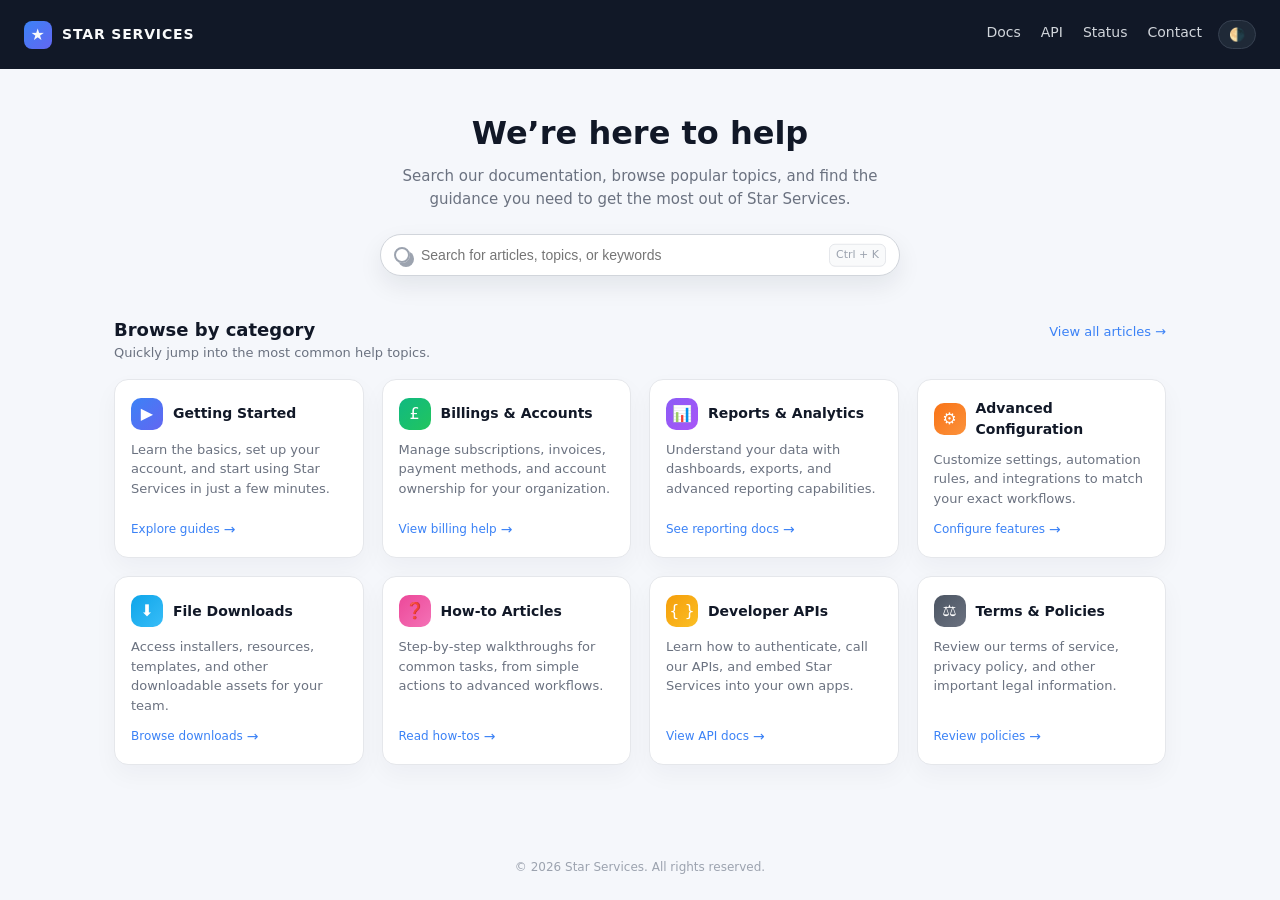
<file: index.html>
<!DOCTYPE html>
<html lang="en">
<head>
  <meta charset="UTF-8" />
  <title>Star Services Help Center</title>
  <meta name="viewport" content="width=device-width, initial-scale=1.0" />
  <link rel="stylesheet" href="css/styles.css">
</head>
<body>
  <div class="page-wrapper">
    <header>
      <div class="logo">
        <div class="logo-mark">★</div>
        <div>Star Services</div>
      </div>
      <div class="header-right">
        <nav class="header-links">
          <a href="#">Docs</a>
          <a href="#">API</a>
          <a href="#">Status</a>
          <a href="#">Contact</a>
        </nav>
        <button class="theme-toggle" onclick="toggleTheme()">🌗</button>
      </div>
    </header>

    <main>
      <section class="hero">
        <h1 class="hero-title">We’re here to help</h1>
        <p class="hero-subtitle">
          Search our documentation, browse popular topics, and find the guidance you need to get the most out of Star Services.
        </p>

        <div class="search-wrapper">
          <div class="search-icon"></div>
          <input type="text" placeholder="Search for articles, topics, or keywords" />
          <div class="search-shortcut">Ctrl + K</div>
        </div>
      </section>

      <section>
        <div class="categories-header">
          <div>
            <div class="categories-title">Browse by category</div>
            <div class="categories-subtitle">Quickly jump into the most common help topics.</div>
          </div>
          <a href="#" class="categories-link">
            View all articles
            <span>→</span>
          </a>
        </div>

        <div class="grid">
          <article class="card" onclick="location.href='docs.html?page=getting-started'">
            <div class="card-header">
              <div class="card-icon icon-blue">▶</div>
              <div class="card-title">Getting Started</div>
            </div>
            <div class="card-body">
              Learn the basics, set up your account, and start using Star Services in just a few minutes.
            </div>
            <div class="card-footer">
              Explore guides <span>→</span>
            </div>
          </article>

          <article class="card" onclick="location.href='docs.html?page=billing'">
            <div class="card-header">
              <div class="card-icon icon-green">£</div>
              <div class="card-title">Billings &amp; Accounts</div>
            </div>
            <div class="card-body">
              Manage subscriptions, invoices, payment methods, and account ownership for your organization.
            </div>
            <div class="card-footer">
              View billing help <span>→</span>
            </div>
          </article>

          <article class="card" onclick="location.href='docs.html?page=reports'">
            <div class="card-header">
              <div class="card-icon icon-purple">📊</div>
              <div class="card-title">Reports &amp; Analytics</div>
            </div>
            <div class="card-body">
              Understand your data with dashboards, exports, and advanced reporting capabilities.
            </div>
            <div class="card-footer">
              See reporting docs <span>→</span>
            </div>
          </article>

          <article class="card" onclick="location.href='docs.html?page=advanced-config'">
            <div class="card-header">
              <div class="card-icon icon-orange">⚙</div>
              <div class="card-title">Advanced Configuration</div>
            </div>
            <div class="card-body">
              Customize settings, automation rules, and integrations to match your exact workflows.
            </div>
            <div class="card-footer">
              Configure features <span>→</span>
            </div>
          </article>

          <article class="card" onclick="location.href='docs.html?page=downloads'">
            <div class="card-header">
              <div class="card-icon icon-sky">⬇</div>
              <div class="card-title">File Downloads</div>
            </div>
            <div class="card-body">
              Access installers, resources, templates, and other downloadable assets for your team.
            </div>
            <div class="card-footer">
              Browse downloads <span>→</span>
            </div>
          </article>

          <article class="card" onclick="location.href='docs.html?page=how-to'">
            <div class="card-header">
              <div class="card-icon icon-pink">❓</div>
              <div class="card-title">How‑to Articles</div>
            </div>
            <div class="card-body">
              Step‑by‑step walkthroughs for common tasks, from simple actions to advanced workflows.
            </div>
            <div class="card-footer">
              Read how‑tos <span>→</span>
            </div>
          </article>

          <article class="card" onclick="location.href='docs.html?page=api'">
            <div class="card-header">
              <div class="card-icon icon-amber">{ }</div>
              <div class="card-title">Developer APIs</div>
            </div>
            <div class="card-body">
              Learn how to authenticate, call our APIs, and embed Star Services into your own apps.
            </div>
            <div class="card-footer">
              View API docs <span>→</span>
            </div>
          </article>

          <article class="card" onclick="location.href='docs.html?page=terms'">
            <div class="card-header">
              <div class="card-icon icon-slate">⚖</div>
              <div class="card-title">Terms &amp; Policies</div>
            </div>
            <div class="card-body">
              Review our terms of service, privacy policy, and other important legal information.
            </div>
            <div class="card-footer">
              Review policies <span>→</span>
            </div>
          </article>
        </div>
      </section>
    </main>

    <footer class="index-footer">
      © 2026 Star Services. All rights reserved.
    </footer>
  </div>

  <script>
    const root = document.documentElement;
    const saved = localStorage.getItem("theme");
    if (saved) root.setAttribute("data-theme", saved);
    else root.setAttribute("data-theme", "light");

    function toggleTheme() {
      const current = root.getAttribute("data-theme") === "dark" ? "light" : "dark";
      root.setAttribute("data-theme", current);
      localStorage.setItem("theme", current);
    }
  </script>
</body>
</html>
</file>
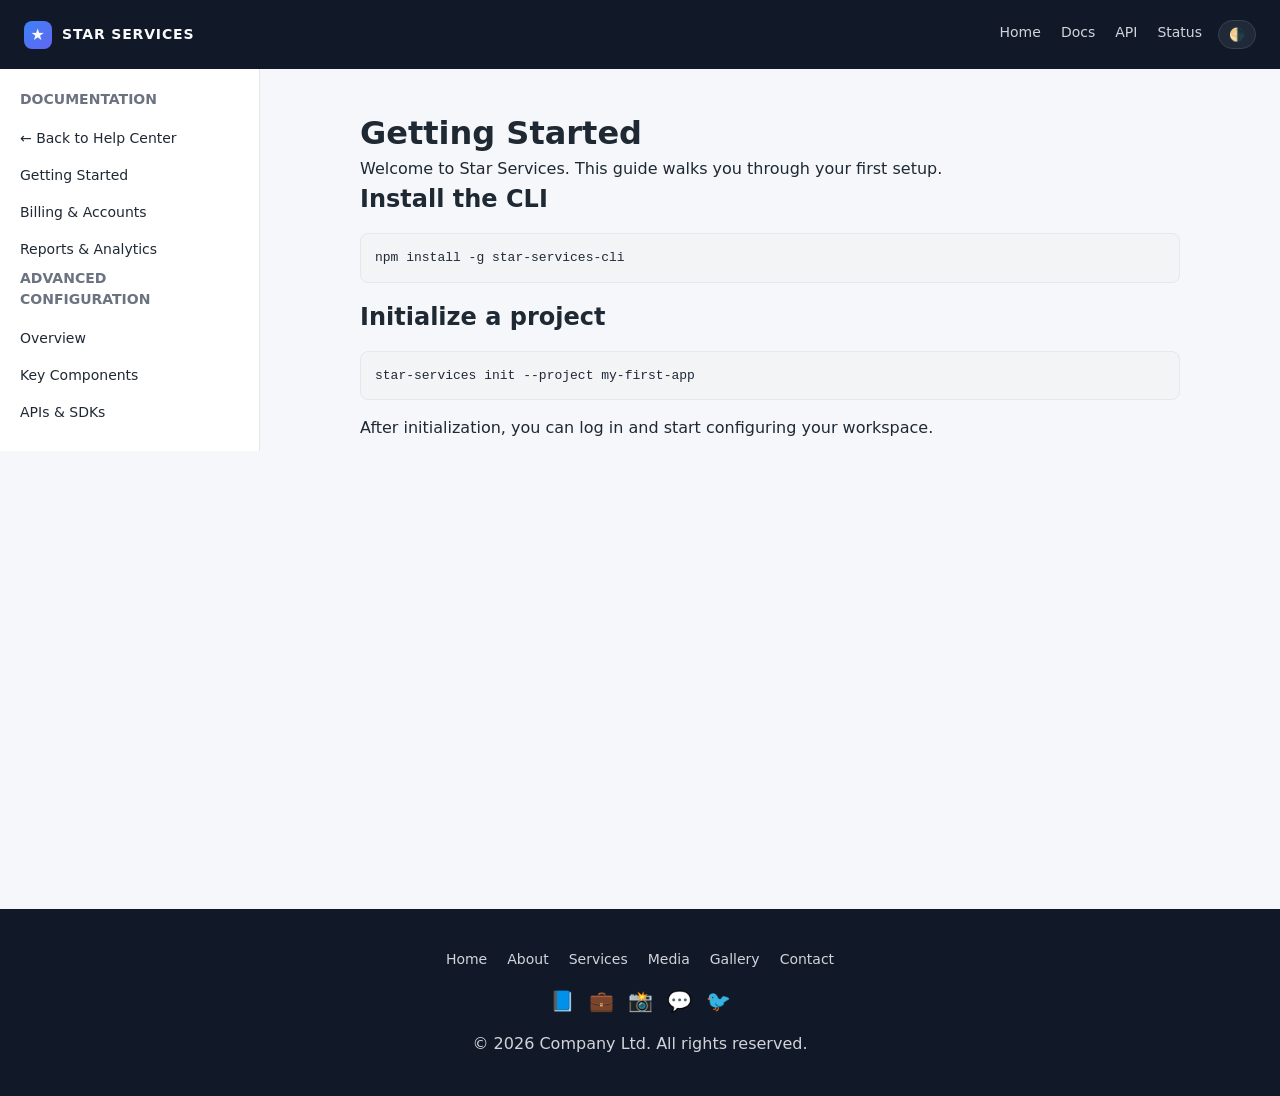
<file: docs.html>
<!DOCTYPE html>
<html lang="en">
<head>
  <meta charset="UTF-8">
  <title>Star Services – Documentation</title>
  <meta name="viewport" content="width=device-width, initial-scale=1.0">
  <link rel="stylesheet" href="css/styles.css">
</head>
<body>

<header>
  <div class="logo">
    <div class="logo-mark">★</div>
    <div>Star Services</div>
  </div>
  <div class="header-right">
    <nav class="header-links">
      <a href="index.html">Home</a>
      <a href="#">Docs</a>
      <a href="#">API</a>
      <a href="#">Status</a>
    </nav>
    <button class="theme-toggle" onclick="toggleTheme()">🌗</button>
  </div>
</header>

<div class="docs-wrapper">
  <aside class="sidebar">
    <h3>Documentation</h3>
    <a href="index.html">← Back to Help Center</a>
    <a href="docs.html?page=getting-started">Getting Started</a>
    <a href="docs.html?page=billing">Billing &amp; Accounts</a>
    <a href="docs.html?page=reports">Reports &amp; Analytics</a>

    <h3>Advanced Configuration</h3>
    <a href="docs.html?page=advanced-config">Overview</a>
    <a href="docs.html?page=advanced-config">Key Components</a>
    <a href="docs.html?page=api">APIs &amp; SDKs</a>
  </aside>

  <main class="content" id="doc-content">
    Loading…
  </main>
</div>

<footer class="docs-footer">
  <div class="footer-links">
    <a href="#">Home</a>
    <a href="#">About</a>
    <a href="#">Services</a>
    <a href="#">Media</a>
    <a href="#">Gallery</a>
    <a href="#">Contact</a>
  </div>

  <div class="social-icons">
    <a href="#">📘</a>
    <a href="#">💼</a>
    <a href="#">📸</a>
    <a href="#">💬</a>
    <a href="#">🐦</a>
  </div>

  © 2026 Company Ltd. All rights reserved.
</footer>

<script>
  const params = new URLSearchParams(location.search);
  const page = params.get("page") || "getting-started";

  fetch(`templates/${page}.html`)
    .then(res => res.ok ? res.text() : Promise.reject())
    .then(html => {
      document.getElementById("doc-content").innerHTML = html;
    })
    .catch(() => {
      document.getElementById("doc-content").innerHTML = "<h1>Page not found</h1>";
    });
</script>

<script>
  const root = document.documentElement;
  const saved = localStorage.getItem("theme");
  if (saved) root.setAttribute("data-theme", saved);
  else root.setAttribute("data-theme", "light");

  function toggleTheme() {
    const current = root.getAttribute("data-theme") === "dark" ? "light" : "dark";
    root.setAttribute("data-theme", current);
    localStorage.setItem("theme", current);
  }
</script>

</body>
</html>
</file>
<file: css/styles.css>
/* THEME VARIABLES */
:root {
  --bg: #f5f7fb;
  --text: #1f2933;
  --card-bg: #ffffff;
  --border: #e5e7eb;
  --muted: #6b7280;
  --input-border: #d1d5db;
  --shadow-soft: rgba(15, 23, 42, 0.08);
  --shadow-card: rgba(15, 23, 42, 0.04);
}

[data-theme="dark"] {
  --bg: #020617;
  --text: #e5e7eb;
  --card-bg: #020617;
  --border: #1f2937;
  --muted: #9ca3af;
  --input-border: #4b5563;
  --shadow-soft: rgba(15, 23, 42, 0.6);
  --shadow-card: rgba(15, 23, 42, 0.7);
}

/* RESET */
* {
  box-sizing: border-box;
  margin: 0;
  padding: 0;
}

/* GLOBAL */
body {
  font-family: system-ui, -apple-system, BlinkMacSystemFont, "Segoe UI", sans-serif;
  background: var(--bg);
  color: var(--text);
  line-height: 1.5;
  transition: background 0.25s, color 0.25s;
}

/* INDEX PAGE LAYOUT (kept same) */
.page-wrapper {
  min-height: 100vh;
  display: flex;
  flex-direction: column;
}

header {
  background: #111827;
  color: #f9fafb;
  padding: 20px 24px;
  display: flex;
  align-items: center;
  justify-content: space-between;
}

.logo {
  display: flex;
  align-items: center;
  gap: 10px;
  font-weight: 600;
  letter-spacing: 0.06em;
  text-transform: uppercase;
  font-size: 14px;
}

.logo-mark {
  width: 28px;
  height: 28px;
  border-radius: 8px;
  background: linear-gradient(135deg, #3b82f6, #6366f1);
  display: flex;
  align-items: center;
  justify-content: center;
  color: #f9fafb;
  font-size: 16px;
  font-weight: 700;
}

.header-right {
  display: flex;
  align-items: center;
  gap: 16px;
}

.header-links {
  display: flex;
  gap: 20px;
  font-size: 14px;
  color: #d1d5db;
}

.header-links a {
  color: inherit;
  text-decoration: none;
  padding-bottom: 2px;
  border-bottom: 2px solid transparent;
}

.header-links a:hover {
  border-bottom-color: #3b82f6;
  color: #f9fafb;
}

.theme-toggle {
  cursor: pointer;
  padding: 6px 10px;
  border-radius: 999px;
  border: 1px solid #374151;
  background: #1f2937;
  color: #f9fafb;
  font-size: 13px;
}

/* MAIN (INDEX) */
main {
  flex: 1;
  padding: 40px 24px 60px;
  max-width: 1100px;
  margin: 0 auto;
}

.hero {
  text-align: center;
  margin-bottom: 32px;
}

.hero-title {
  font-size: 32px;
  font-weight: 700;
  margin-bottom: 8px;
  color: #111827;
}

.hero-subtitle {
  font-size: 15px;
  color: var(--muted);
  max-width: 520px;
  margin: 0 auto;
}

.search-wrapper {
  margin: 24px auto 0;
  max-width: 520px;
  position: relative;
}

.search-wrapper input {
  width: 100%;
  padding: 12px 44px 12px 40px;
  border-radius: 999px;
  border: 1px solid var(--input-border);
  font-size: 14px;
  outline: none;
  background: var(--card-bg);
  color: var(--text);
  box-shadow: 0 10px 25px var(--shadow-soft);
}

.search-wrapper input:focus {
  border-color: #3b82f6;
  box-shadow: 0 0 0 1px #3b82f6, 0 10px 25px rgba(15, 23, 42, 0.12);
}

.search-icon {
  position: absolute;
  left: 14px;
  top: 50%;
  transform: translateY(-50%);
  width: 16px;
  height: 16px;
  border-radius: 999px;
  border: 2px solid #9ca3af;
  box-shadow: 4px 4px 0 0 #9ca3af;
}

.search-shortcut {
  position: absolute;
  right: 14px;
  top: 50%;
  transform: translateY(-50%);
  font-size: 11px;
  color: #9ca3af;
  border-radius: 6px;
  border: 1px solid #e5e7eb;
  padding: 2px 6px;
  background: #f9fafb;
}

.categories-header {
  display: flex;
  justify-content: space-between;
  align-items: baseline;
  margin: 40px 0 16px;
  gap: 12px;
  flex-wrap: wrap;
}

.categories-title {
  font-size: 18px;
  font-weight: 600;
  color: #111827;
}

.categories-subtitle {
  font-size: 13px;
  color: #6b7280;
}

.categories-link {
  font-size: 13px;
  color: #3b82f6;
  text-decoration: none;
  display: inline-flex;
  align-items: center;
  gap: 4px;
}

.categories-link:hover {
  text-decoration: underline;
}

.grid {
  display: grid;
  grid-template-columns: repeat(4, minmax(0, 1fr));
  gap: 18px;
}

@media (max-width: 960px) {
  .grid {
    grid-template-columns: repeat(2, minmax(0, 1fr));
  }
}

@media (max-width: 640px) {
  main {
    padding: 28px 16px 40px;
  }
  .grid {
    grid-template-columns: 1fr;
  }
  .hero-title {
    font-size: 26px;
  }
}

.card {
  background: var(--card-bg);
  border-radius: 14px;
  padding: 18px 16px;
  border: 1px solid var(--border);
  box-shadow: 0 10px 25px var(--shadow-card);
  display: flex;
  flex-direction: column;
  gap: 10px;
  cursor: pointer;
  transition: transform 0.12s ease, box-shadow 0.12s ease, border-color 0.12s ease;
}

.card:hover {
  transform: translateY(-2px);
  box-shadow: 0 16px 35px rgba(15, 23, 42, 0.12);
  border-color: #d1d5db;
}

.card-header {
  display: flex;
  align-items: center;
  gap: 10px;
}

.card-icon {
  width: 32px;
  height: 32px;
  border-radius: 10px;
  display: flex;
  align-items: center;
  justify-content: center;
  font-size: 16px;
  color: #ffffff;
  flex-shrink: 0;
}

.card-title {
  font-size: 14px;
  font-weight: 600;
  color: #111827;
}

.card-body {
  font-size: 13px;
  color: #6b7280;
}

.card-footer {
  margin-top: auto;
  font-size: 12px;
  color: #3b82f6;
  display: inline-flex;
  align-items: center;
  gap: 4px;
}

.card-footer span {
  font-size: 14px;
  transform: translateY(1px);
}

.icon-blue {
  background: linear-gradient(135deg, #3b82f6, #6366f1);
}

.icon-green {
  background: linear-gradient(135deg, #10b981, #22c55e);
}

.icon-purple {
  background: linear-gradient(135deg, #8b5cf6, #a855f7);
}

.icon-orange {
  background: linear-gradient(135deg, #f97316, #fb923c);
}

.icon-pink {
  background: linear-gradient(135deg, #ec4899, #f472b6);
}

.icon-sky {
  background: linear-gradient(135deg, #0ea5e9, #38bdf8);
}

.icon-amber {
  background: linear-gradient(135deg, #f59e0b, #fbbf24);
}

.icon-slate {
  background: linear-gradient(135deg, #4b5563, #6b7280);
}

/* INDEX FOOTER (unchanged visually) */
.index-footer {
  padding: 16px 24px 24px;
  font-size: 12px;
  color: #9ca3af;
  text-align: center;
}

/* DOCS LAYOUT */
.docs-wrapper {
  display: flex;
  min-height: calc(100vh - 60px);
}

.sidebar {
  width: 260px;
  background: var(--card-bg);
  border-right: 1px solid var(--border);
  padding: 20px;
  position: sticky;
  top: 0;
  align-self: flex-start;
}

.sidebar h3 {
  font-size: 14px;
  margin-bottom: 10px;
  color: var(--muted);
  text-transform: uppercase;
}

.sidebar a {
  display: block;
  padding: 8px 0;
  color: var(--text);
  text-decoration: none;
  font-size: 14px;
}

.sidebar a:hover {
  color: #3b82f6;
}

.content {
  flex: 1;
  padding: 40px;
  max-width: 900px;
}

/* CODE BLOCKS */
pre {
  background: #1e293b;
  color: #e2e8f0;
  padding: 14px;
  border-radius: 8px;
  overflow-x: auto;
  margin: 16px 0;
  border: 1px solid #334155;
}

[data-theme="light"] pre {
  background: #f3f4f6;
  color: #1f2937;
  border-color: #e5e7eb;
}

/* DOCS FOOTER WITH SOCIAL LINKS */
.docs-footer {
  background: #111827;
  color: #d1d5db;
  padding: 40px 20px;
  text-align: center;
}

.footer-links {
  display: flex;
  justify-content: center;
  gap: 20px;
  margin-bottom: 16px;
  flex-wrap: wrap;
}

.footer-links a {
  color: #d1d5db;
  text-decoration: none;
  font-size: 14px;
}

.footer-links a:hover {
  text-decoration: underline;
}

.social-icons {
  display: flex;
  justify-content: center;
  gap: 14px;
  margin-bottom: 16px;
}

.social-icons a {
  font-size: 20px;
  color: #d1d5db;
  text-decoration: none;
}
</file>
